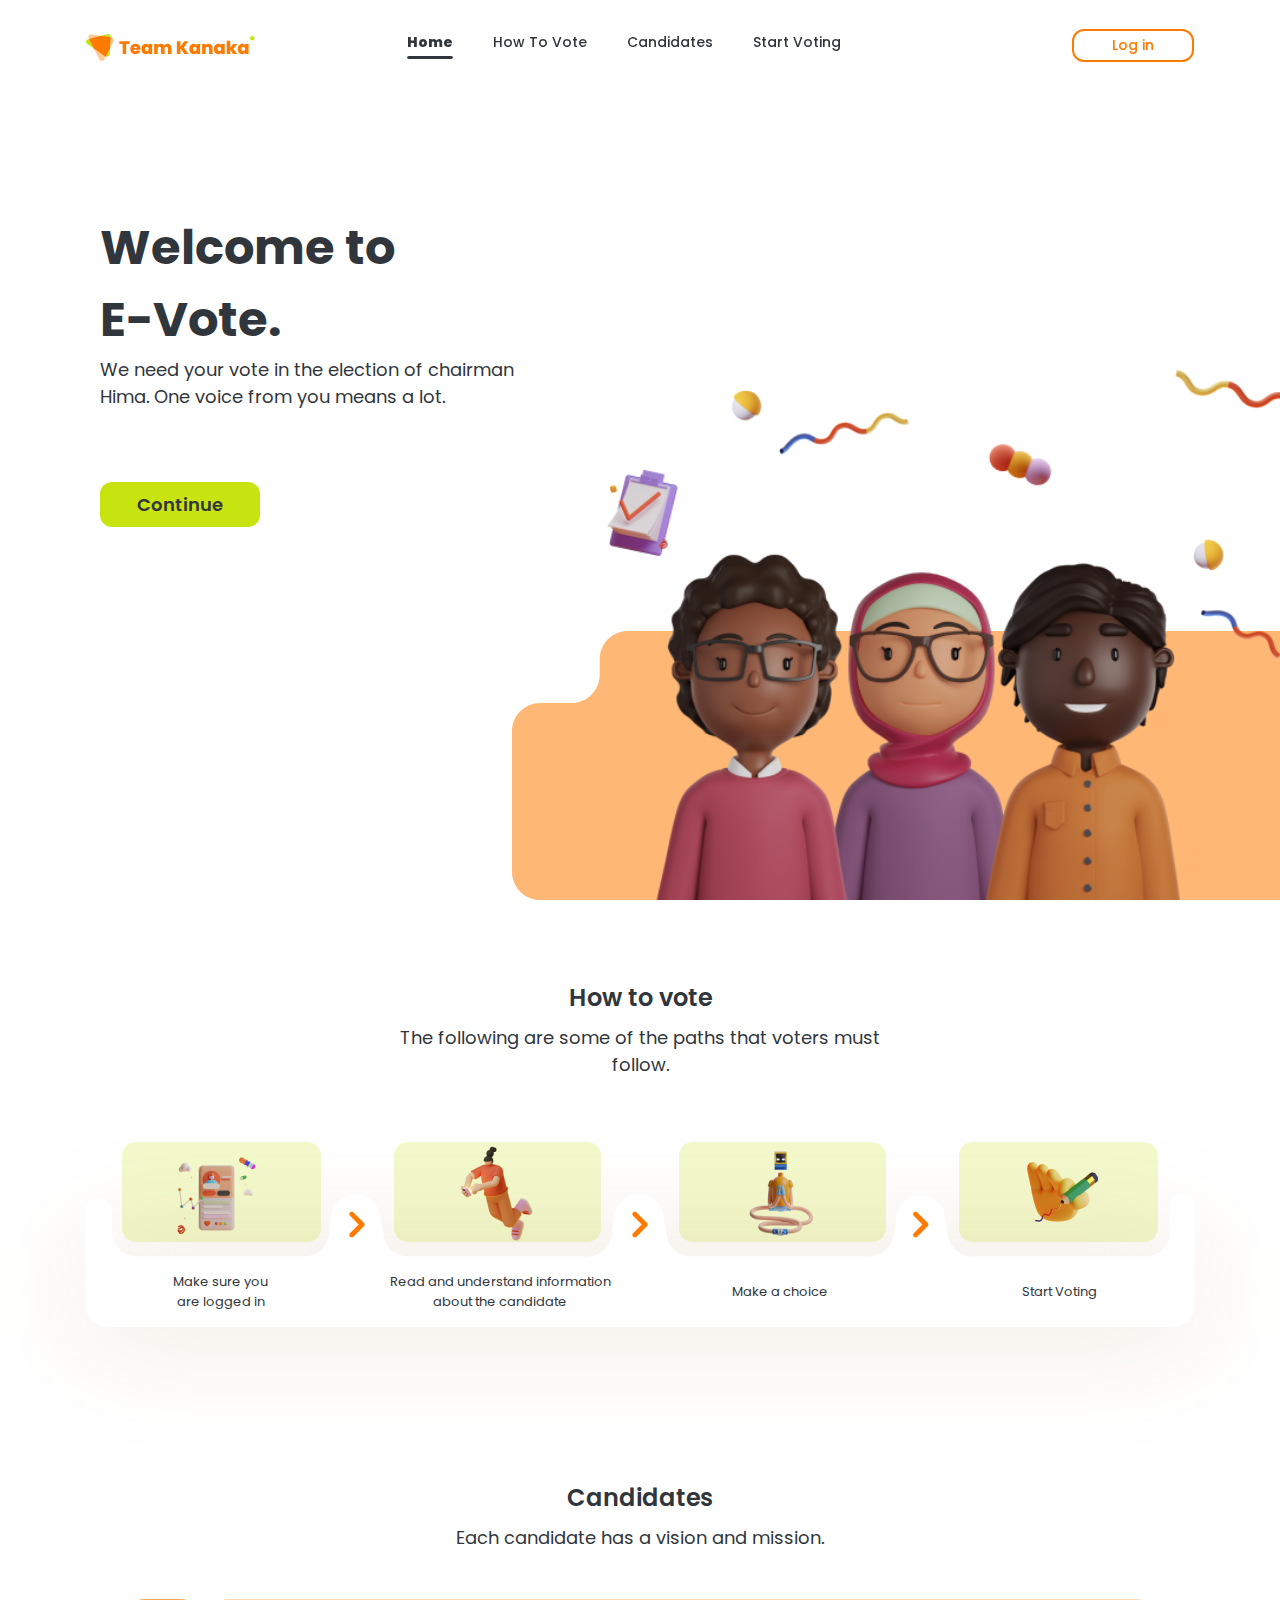
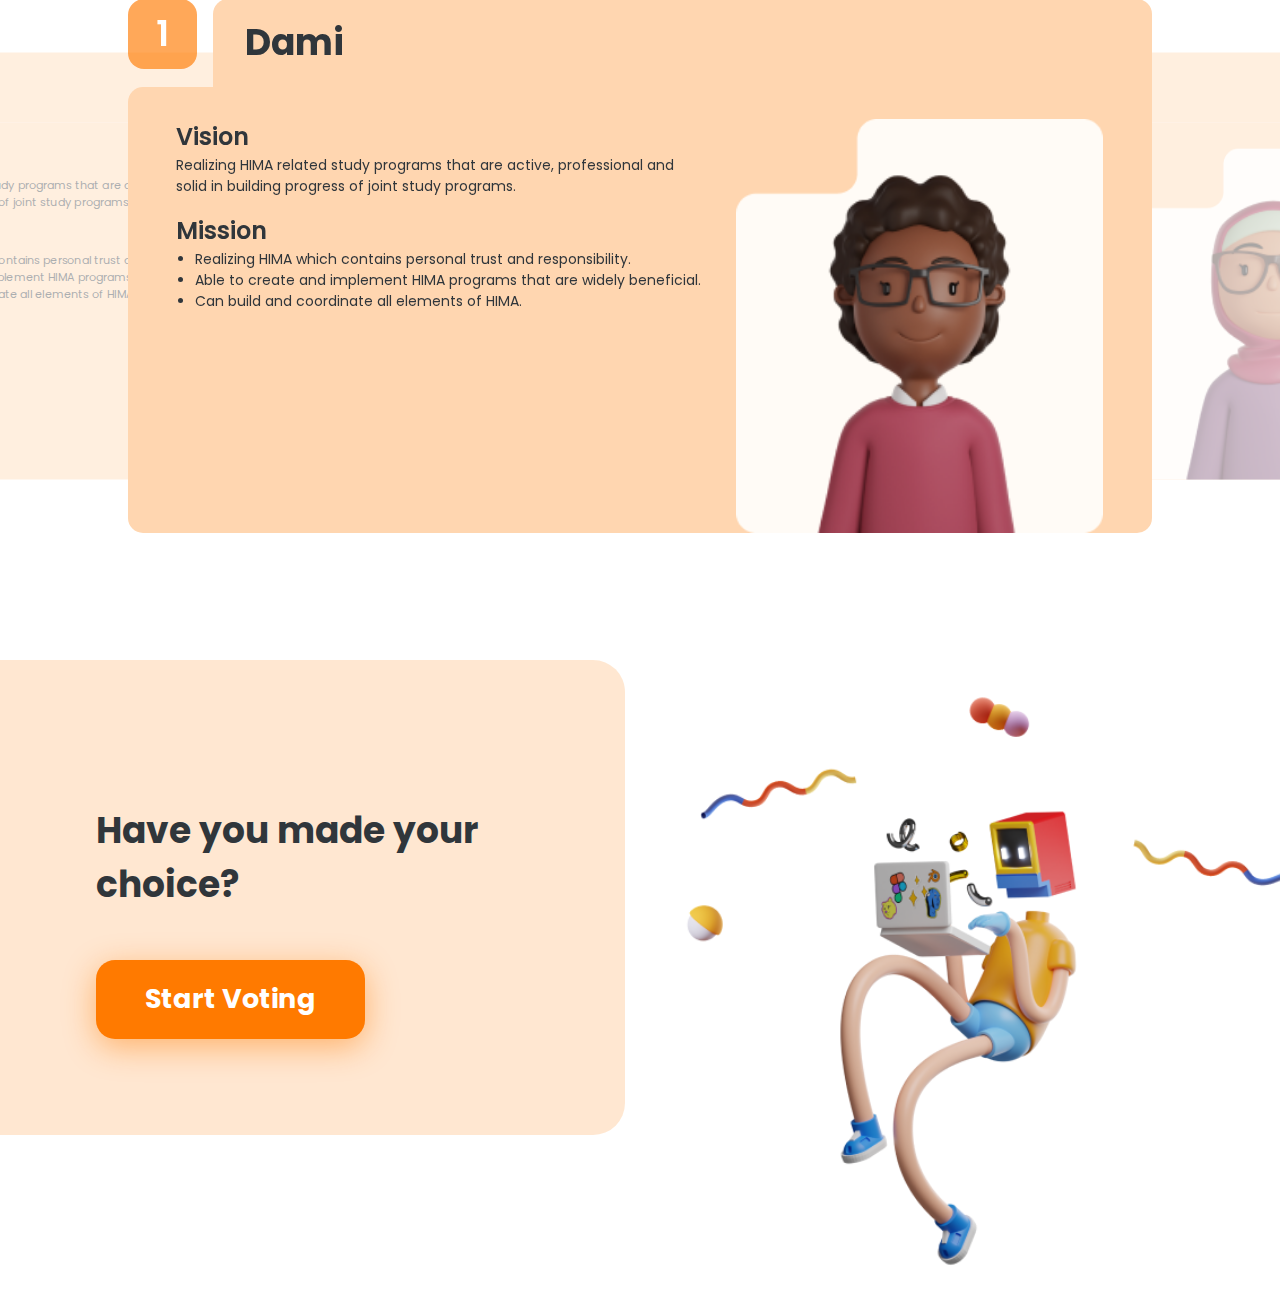
<file: index.html>
<!DOCTYPE html>
<html lang="en">

<head>
  <meta charset="UTF-8" />
  <meta name="viewport" content="width=device-width, initial-scale=1, shrink-to-fit=no" />
  <title>Kanaka E-Vote</title>
  <link rel="stylesheet" href="./assets/css/bootstrap.css" />
  <link rel="shortcut icon" type="image/x-icon" href="./favicon.ico">
  <link rel="stylesheet" href="./assets/css/mystyle.css">

  <link rel="preconnect" href="https://fonts.googleapis.com">
  <link rel="preconnect" href="https://fonts.gstatic.com" crossorigin>
  <link href="https://fonts.googleapis.com/css2?family=Poppins:wght@400;500;600;700;800&display=swap" rel="stylesheet">
</head>

<body data-spy="scroll" data-target=".navbar" data-offset="50">
  <nav class="navbar navbar-expand-lg navbar-light fixed-top">
    <div class="container" style="padding-left: 16px; padding-right: 16px">
      <a class="navbar-brand to-top" href="#"><img src="./assets/img/logo.svg" alt="" loading="lazy"
          id="img-navbar" /></a>
      <button class="navbar-toggler" type="button" data-toggle="collapse" data-target="#navbarSupportedContent"
        aria-controls="navbarSupportedContent" aria-expanded="false" aria-label="Toggle navigation">
        <span class="navbar-toggler-icon"></span>
      </button>

      <div class="collapse navbar-collapse" id="navbarSupportedContent">
        <ul class="navbar-nav mr-auto nav navbar-custom">
          <li class="nav-item active">
            <a class="nav-link" href="#home" onclick="">Home</a>
          </li>
          <li class="nav-item">
            <a class="nav-link" href="#howtovote">How To Vote</a>
          </li>

          <li class="nav-item">
            <a class="nav-link" href="#candidates">Candidates</a>
          </li>

          <li class="nav-item">
            <a class="nav-link" href="#startvoting">Start Voting</a>
          </li>
        </ul>
        <div class="my-2 my-lg-0 text-center">
          <a href="login.html">
            <button type="button" class="btn btn-outline-warning btn-sm custom-button-login">Log in</button>
          </a>
        </div>
      </div>
    </div>
  </nav>
  <main>
    <section id="home">

      <div class="container">
        <div class="row custom-container-header">
          <div class="col-md-5">

            <div class="title-header">
              Welcome to </br>E-Vote.
            </div>
            <div class="sub-title-header">
              We need your vote in the election of chairman Hima. One voice from you means a lot.
            </div>
            <button class="btn custom-button-continue" id="btn-continue">Continue</button>

          </div>
        </div>
        <img src="assets/img/bg-header.svg" alt="" class="bg-header">
        <img src="assets/img/il-header.png" alt="" class="il-header">
      </div>
    </section>
    <section id="howtovote">

      <div class="container">
        <div class="title-section">How to vote</div>
        <div class="sub-title-section">The following are some of the paths that voters must follow.</div>

        <div class="how-to-vote-wrapper">
          <div class="row fs-14">
            <div class="col-md-6 col-sm-12 py-3">
              <div class="item-how-to-wrapper">
                <div class="item-how-to">
                  <div class="number-item-how-to">1</div>
                  <img src="assets/img/il-item-1-how-to.png" alt="" srcset="">
                </div>
                <div class="content-how-to">
                  Make sure you are logged in
                </div>
              </div>

            </div>
            <div class="col-md-6 col-sm-12 py-3">
              <div class="item-how-to-wrapper">
                <div class="item-how-to">
                  <div class="number-item-how-to">2</div>
                  <img src="assets/img/il-item-2-how-to.png" alt="" srcset="">
                </div>
                <div class="content-how-to">
                  Read and understand information about the candidate
                </div>
              </div>
            </div>

            <div class="col-md-6 col-sm-12 py-3">
              <div class="item-how-to-wrapper">
                <div class="item-how-to">
                  <div class="number-item-how-to">3</div>
                  <img src="assets/img/il-item-3-how-to.png" alt="" srcset="">
                </div>
                <div class="content-how-to">
                  Make a choice
                </div>
              </div>
            </div>
            <div class="col-md-6 col-sm-12 py-3">
              <div class="item-how-to-wrapper">
                <div class="item-how-to">
                  <div class="number-item-how-to">4</div>
                  <img src="assets/img/il-item-4-how-to.png" alt="" srcset="">
                </div>
                <div class="content-how-to">
                  Start Voting
                </div>
              </div>
            </div>
          </div>
        </div>

        <div class="how-to-vote-wrapper-min-1200">
          <div class="row how-to-vote-wrapper-min-1200-row">
            <div class="col-3">
              <div class="item-how-to item-how-to-min-1200-0">
                <img src="assets/img/il-item-1-how-to.png" alt="" srcset="">
              </div>
            </div>
            <div class="col-3">
              <div class="item-how-to item-how-to-min-1200-1">
                <img src="assets/img/il-item-2-how-to.png" alt="" srcset="">
              </div>
            </div>

            <div class="col-3">
              <div class="item-how-to item-how-to-min-1200-2">
                <img src="assets/img/il-item-3-how-to.png" alt="" srcset="">
              </div>
            </div>
            <div class="col-3">
              <div class="item-how-to item-how-to-min-1200-3">
                <img src="assets/img/il-item-4-how-to.png" alt="" srcset="">
              </div>
            </div>
          </div>
          <div class="shadow-how-to-min-1200"></div>
          <img class="bg-how-to-min-1200" src="assets/img/bg-how-to-vote.svg" alt="" srcset="">
          <div class="row content-how-to-min-1200-wrapper">
            <div class="col-3 content-how-to-min-1200">Make sure
              you<br>are logged in
            </div>
            <div class="col-3 content-how-to-min-1200">Read and
              understand information
              about the candidate</div>
            <div class="col-3 content-how-to-min-1200">Make a choice
            </div>
            <div class="col-3 content-how-to-min-1200">Start Voting</div>
          </div>
        </div>
      </div>
    </section>
    <section id="candidates">
      <div class="container">
        <div class="title-section">Candidates</div>
        <div class="sub-title-section">Each candidate has a vision and mission.</div>

      </div>
      <div class="container-candidates">
        <input type="radio" name="slider" id="item-1" checked>
        <input type="radio" name="slider" id="item-2">
        <input type="radio" name="slider" id="item-3">
        <div class="cards-candidates" id="cardCandidates">
          <label class="card-candidates" for="item-1" id="song-1">
            <div class="header-candidates">
              <div class="item-counter-candidates">1</div>
              <div class="bg-header-candidates">
                Dami</div>
            </div>
            <div class="content-candidates px-4 px-md-5">
              <div class="row">
                <div class="col-md-7 col-sm-12 order-sm-2 order-md-1 order-2 content-candidates-left mb-md-0 mb-3">
                  <div class="title-vision-mision">Vision
                  </div>
                  <p class="content-vision-mision">
                    Realizing HIMA related study programs that are active, professional and solid in building progress
                    of joint study programs.
                  </p>
                  <div class="title-vision-mision">Mission
                  </div>
                  <div class="content-vision-mision">
                    <ul style="padding-inline-start: 19px;">
                      <li>Realizing HIMA which contains personal trust and responsibility.</li>
                      <li>Able to create and implement HIMA programs that are widely beneficial.</li>
                      <li>Can build and coordinate all elements of HIMA.</li>
                    </ul>
                  </div>
                </div>
                <div class="col-md-5 col-sm-12 order-sm-1 order-md-2 order-1 mb-md-0 mb-4">
                  <img src="assets/img/ph-candidates-1.png" alt="" class="img img-person-candidates">
                </div>
              </div>
            </div>
          </label>
          <label class="card-candidates" for="item-2" id="song-2">
            <div class="header-candidates">
              <div class="item-counter-candidates">2</div>
              <div class="bg-header-candidates">
                Mengkreng</div>
            </div>
            <div class="content-candidates px-4 px-md-5">
              <div class="row">
                <div class="col-md-7 col-sm-12 order-sm-2 order-md-1 order-2 content-candidates-left mb-md-0 mb-3">
                  <div class="title-vision-mision">Vision
                  </div>
                  <p class="content-vision-mision">
                    Realizing HIMA related study programs that are active, professional and solid in building progress
                    of joint study programs.
                  </p>
                  <div class="title-vision-mision">Mission
                  </div>
                  <div class="content-vision-mision">
                    <ul style="padding-inline-start: 19px;">
                      <li>Realizing HIMA which contains personal trust and responsibility.</li>
                      <li>Able to create and implement HIMA programs that are widely beneficial.</li>
                      <li>Can build and coordinate all elements of HIMA.</li>
                    </ul>
                  </div>
                </div>
                <div class="col-md-5 col-sm-12 order-sm-1 order-md-2 order-1 mb-md-0 mb-4 content-candidates-right">
                  <img src="assets/img/ph-candidates-2.png" alt="" class="img img-person-candidates">
                </div>
              </div>
            </div>
          </label>
          <label class="card-candidates" for="item-3" id="song-3">
            <div class="header-candidates" style="display: flex;">
              <div class="item-counter-candidates">3</div>
              <div class="bg-header-candidates">
                Jiji</div>
            </div>
            <div class="content-candidates px-4 px-md-5">
              <div class="row">
                <div class="col-md-7 col-sm-12 order-sm-2 order-md-1 order-2 content-candidates-left mb-md-0 mb-3">
                  <div class="title-vision-mision">Vision
                  </div>
                  <p class="content-vision-mision">
                    Realizing HIMA related study programs that are active, professional and solid in building progress
                    of joint study programs.
                  </p>
                  <div class="title-vision-mision">Mission
                  </div>
                  <div class="content-vision-mision">
                    <ul style="padding-inline-start: 19px;">
                      <li>Realizing HIMA which contains personal trust and responsibility.</li>
                      <li>Able to create and implement HIMA programs that are widely beneficial.</li>
                      <li>Can build and coordinate all elements of HIMA.</li>
                    </ul>
                  </div>
                </div>
                <div class="col-md-5 col-sm-12 order-sm-1 order-md-2 order-1 mb-md-0 mb-4">
                  <img src="assets/img/ph-candidates-3.png" alt="" class="img img-person-candidates">
                </div>
              </div>
            </div>
          </label>
        </div>

      </div>
    </section>
    <section id="startvoting">
      <div class="row">
        <div class="col-sm-12 col-md-6">

          <div class="pt-5 px-5 pb-5 bg-start-voting">
            <div class="mt-md-5 mx-md-5 pt-md-5 title-start-voting">Have you made your
              choice?</div>
              <a href="login.html">
                <button class="btn btn-start-voting mt-5 mx-md-5 mb-md-5">Start Voting</button>
              </a>
          </div>
        </div>
        <div class="col-sm-12 col-md-6">
          <img src="assets/img/il-start-voting.png" alt="" class="img img-fluid w-100 d-none d-md-block">
        </div>
      </div>
    </section>

  </main>
  <script src="https://code.jquery.com/jquery-3.5.1.min.js"></script>
  <script src="./assets/js/bootstrap.js"></script>
  <script src="./assets/js/myscript.js"></script>
</body>

</html>
</file>
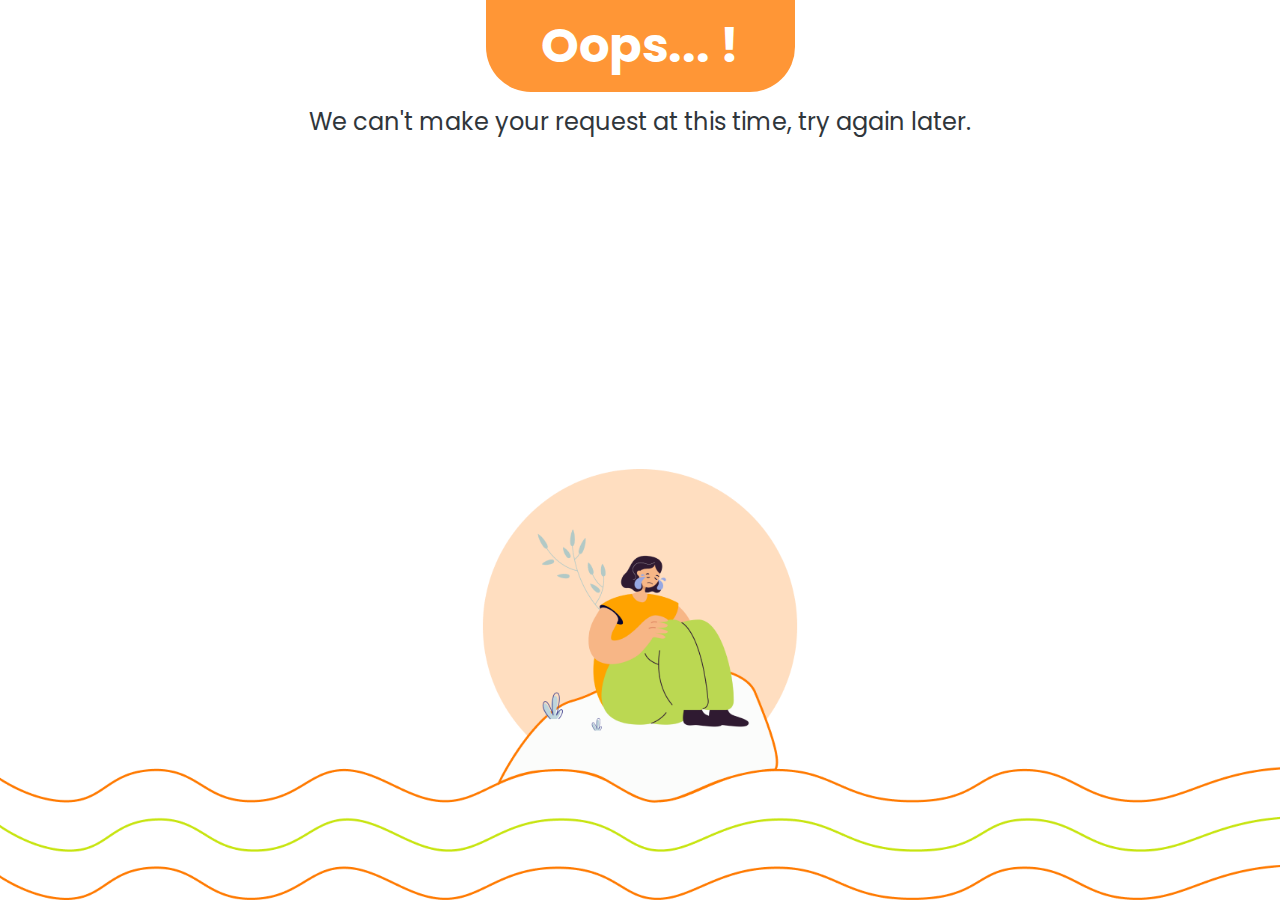
<file: failure.html>
<!DOCTYPE html>
<html lang="en">

<head>
  <meta charset="UTF-8" />
  <meta name="viewport" content="width=device-width, initial-scale=1, shrink-to-fit=no" />
  <title>Kanaka E-Vote</title>
  <link rel="stylesheet" href="./assets/css/bootstrap.css" />
  <link rel="shortcut icon" type="image/x-icon" href="./favicon.ico">
  <link rel="stylesheet" href="./assets/css/failure.css">

  <link rel="preconnect" href="https://fonts.googleapis.com">
  <link rel="preconnect" href="https://fonts.gstatic.com" crossorigin>
  <link href="https://fonts.googleapis.com/css2?family=Poppins:wght@400;500;600;700;800&display=swap" rel="stylesheet">
</head>

<body style="background-image: url(assets/img/bg-failure.png);
background-position: bottom;
background-repeat: no-repeat;
background-size: contain;">
  <div class="container text-center">
    <div class="text-center title" >Oops... !</div>
    <div class="text-center subtitle">We can't make your request at this time, try again later.
    </div>
  </div>
</body>

</html>
</file>
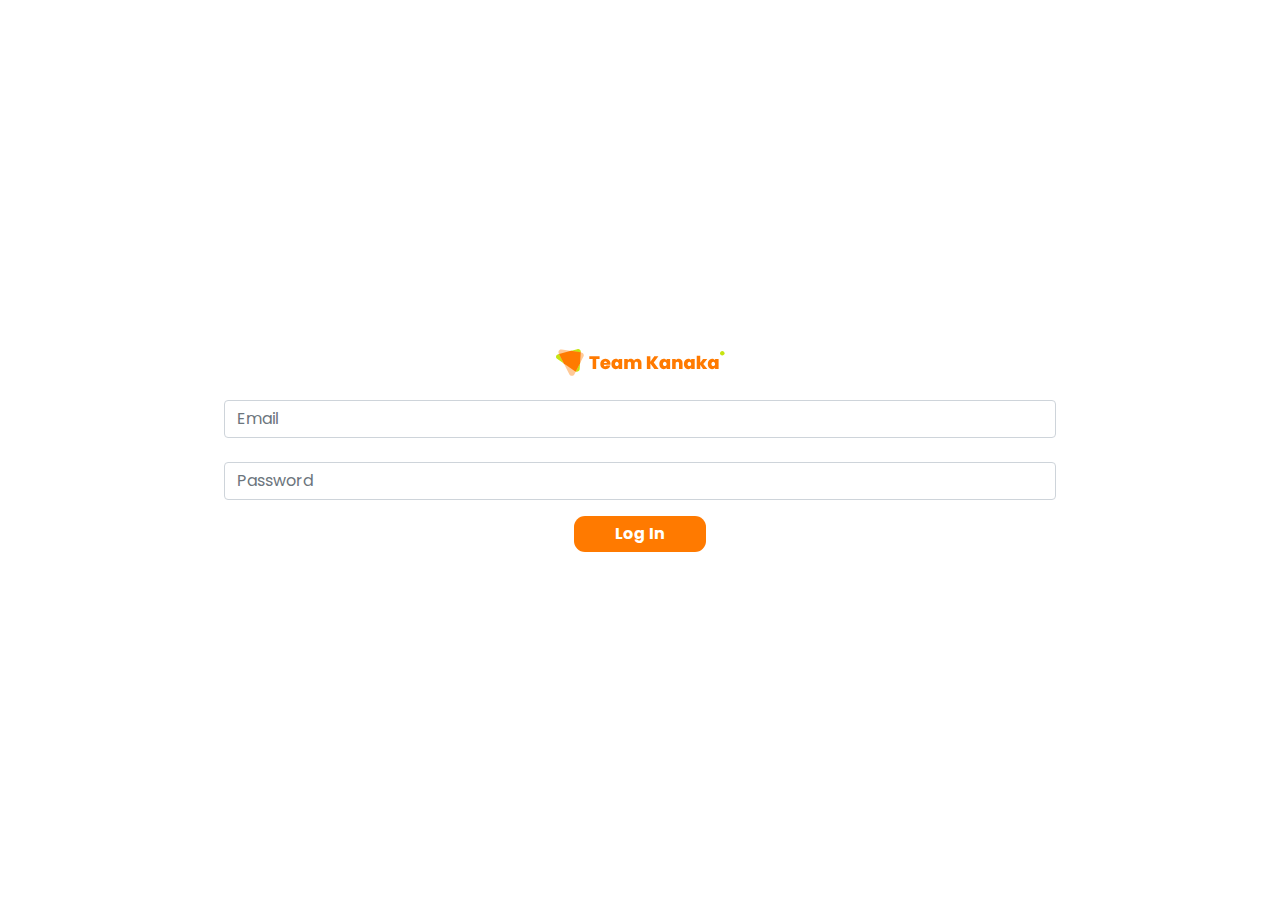
<file: login.html>
<!DOCTYPE html>
<html lang="en">

<head>
  <meta charset="UTF-8" />
  <meta name="viewport" content="width=device-width, initial-scale=1, shrink-to-fit=no" />
  <title>Kanaka E-Vote</title>
  <link rel="stylesheet" href="./assets/css/bootstrap.css" />
  <link rel="shortcut icon" type="image/x-icon" href="./favicon.ico">
  <link rel="stylesheet" href="./assets/css/login.css">

  <link rel="preconnect" href="https://fonts.googleapis.com">
  <link rel="preconnect" href="https://fonts.gstatic.com" crossorigin>
  <link href="https://fonts.googleapis.com/css2?family=Poppins:wght@400;500;600;700;800&display=swap" rel="stylesheet">
</head>

<body class="d-flex">
  <div class="container text-center">
    <img src="assets/img/logo.svg" alt="" class="img img-fluid">
    <input type="email" class="form-control w-75 mx-auto mt-4" placeholder="Email">
    <input type="password" class="form-control w-75 mx-auto mt-4" placeholder="Password">
    <a href="startvoting.html">
      <button class="btn custom-button mt-3">Log In</button>
    </a>
  </div>
</body>

</html>
</file>
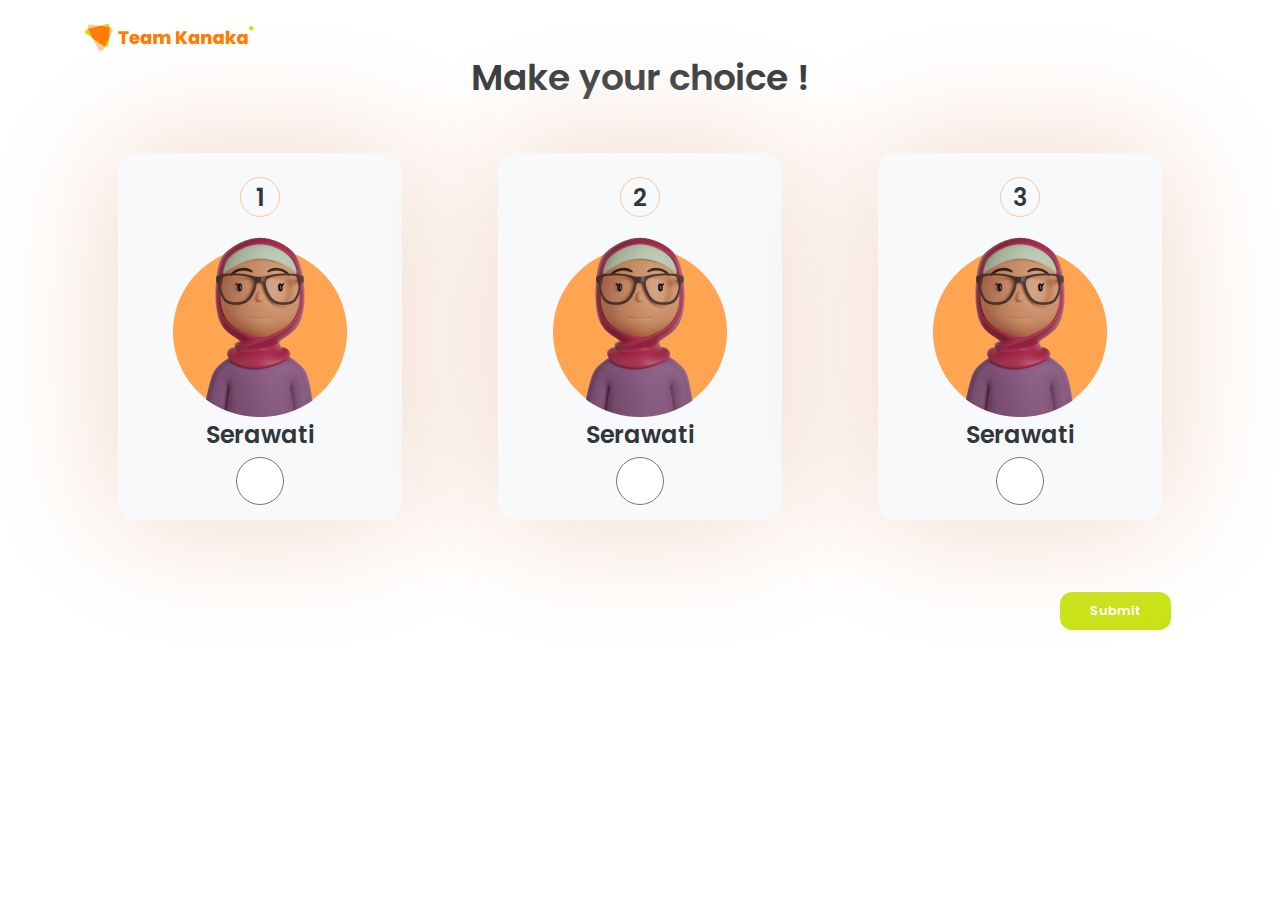
<file: startvoting.html>
<!DOCTYPE html>
<html lang="en">

<head>
  <meta charset="UTF-8" />
  <meta name="viewport" content="width=device-width, initial-scale=1, shrink-to-fit=no" />
  <title>Kanaka E-Vote</title>
  <link rel="stylesheet" href="./assets/css/bootstrap.css" />
  <link rel="shortcut icon" type="image/x-icon" href="./favicon.ico">
  <link rel="stylesheet" href="./assets/css/startvoting.css">

  <link rel="preconnect" href="https://fonts.googleapis.com">
  <link rel="preconnect" href="https://fonts.gstatic.com" crossorigin>
  <link href="https://fonts.googleapis.com/css2?family=Poppins:wght@400;500;600;700;800&display=swap" rel="stylesheet">
</head>

<body style="min-height: 100vh;">
  <div class="container">
    <img src="assets/img/logo.svg" alt="" class="img img-fluid mt-4">
    <div class="text-center mt-3 mt-md-0 title-start-voting">Make your choice !</div>
    <div class="row mt-3 mt-md-5">
      <div class="col-12 col-md-4 px-5 mb-3" for="candidate-1">
        <label class="bg-light pt-4 px-4 pb-2  text-center w-100 wrapper-candidate">
          <div class="candidate-number">
            1
          </div>
          <img src="assets/img/candidate-1.png" class="img img-fluid mt-3">
          <div class="candidate-name">Serawati</div>
          <input type="radio" name="candidate" id="candidate-1" class="mt-1">
        </label>
      </div>
      <div class="col-12 col-md-4 px-5 mb-3" for="candidate-2">
        <label class="bg-light pt-4 px-4 pb-2  text-center w-100 wrapper-candidate">
          <div class="candidate-number">
            2
          </div>
          <img src="assets/img/candidate-1.png" class="img img-fluid mt-3">
          <div class="candidate-name">Serawati</div>
          <input type="radio" name="candidate" id="candidate-2" class="mt-1">
        </label>
      </div>
      <div class="col-12 col-md-4 px-5 mb-3" for="candidate-3">
        <label class="bg-light pt-4 px-4 pb-2  text-center w-100 wrapper-candidate">
          <div class="candidate-number">
            3
          </div>
          <img src="assets/img/candidate-1.png" class="img img-fluid mt-3">
          <div class="candidate-name">Serawati</div>
          <input type="radio" name="candidate" id="candidate-3" class="mt-1">
        </label>
      </div>
    </div>
    <div class="text-right px-4 mb-5">
      <a href="success.html">
        <button class="btn text-right mt-5"
          style="background-color: #C7E410; color: white; border-radius: 12px; font-weight: 600; font-size: 13px; padding:8px 29px">Submit</button>

      </a>
    </div>
  </div>
</body>

</html>
</file>
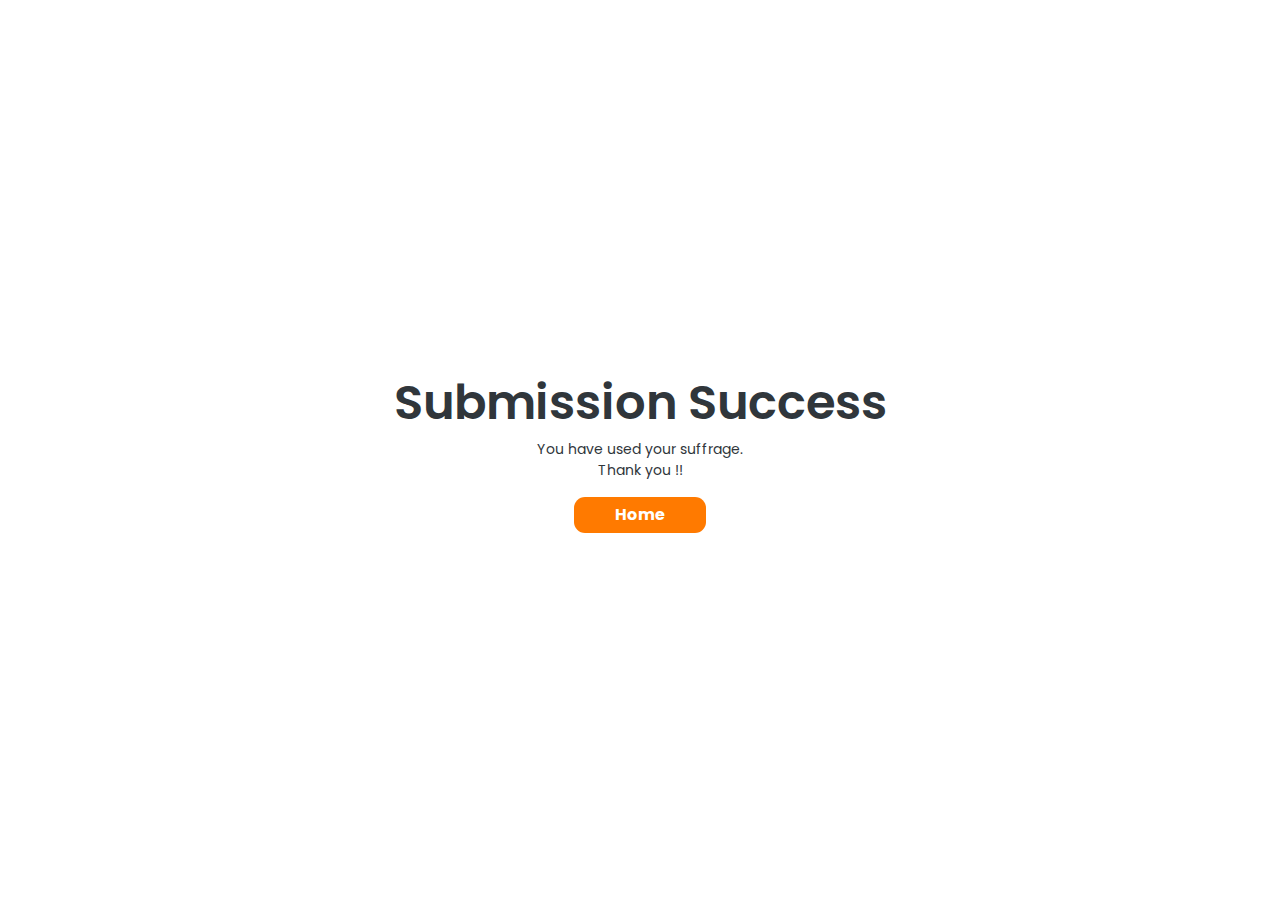
<file: success.html>
<!DOCTYPE html>
<html lang="en">

<head>
  <meta charset="UTF-8" />
  <meta name="viewport" content="width=device-width, initial-scale=1, shrink-to-fit=no" />
  <title>Kanaka E-Vote</title>
  <link rel="stylesheet" href="./assets/css/bootstrap.css" />
  <link rel="shortcut icon" type="image/x-icon" href="./favicon.ico">
  <link rel="stylesheet" href="./assets/css/success.css">

  <link rel="preconnect" href="https://fonts.googleapis.com">
  <link rel="preconnect" href="https://fonts.gstatic.com" crossorigin>
  <link href="https://fonts.googleapis.com/css2?family=Poppins:wght@400;500;600;700;800&display=swap" rel="stylesheet">
</head>

<body class="d-flex">
  <div class="container text-center">
    <div class="text-center title" >Submission Success</div>
    <div class="text-center subtitle">You have used your suffrage. <br>
      Thank you !!
    </div>
    <button class="btn custom-button mt-3">Home</button>
  </div>
  <script src="https://code.jquery.com/jquery-3.5.1.min.js"></script>
  <script src="./assets/js/bootstrap.js"></script>
  <script src="./assets/js/myscript.js"></script>
</body>

</html>
</file>
<file: assets/css/mystyle.css>
html, body {
  font-family: 'Poppins', sans-serif;
  color: #30363B;
  overflow-x: hidden;
}

#home {
  padding-top: 92px;
  min-height: 100vh
}

#howtovote {
  padding-top: 80px;
  padding-bottom: 75px;
  position: relative;
}

#candidates {
  padding-top: 80px;
  padding-bottom: 75px;
  position: relative;
}

#startvoting {
  padding-top: 32px;
  position: relative;
}

footer {
  background-color: #323232;
  overflow: auto;
}

hr {
  border: none;
  height: 0.5px;
  background: white;
}

.navbar-custom {
  margin-left: 116px;
}

.navbar {
  padding-top: 24px !important;
  padding-bottom: 24px !important;
  background-color: transparent;
  transition: all 500ms linear;
}

.navbar-brand {
  padding: 0;
  margin-left: 0px;
  transition: all 500ms linear;
}

.nav-item {
  margin-left: 12px;
  margin-right: 12px;
  margin-bottom: 8px;
}

.nav-link {
  font-size: 14px;
  padding-bottom: 0px;
  color: #30363B !important;
  font-weight: 500;
}

.nav-item.active>.nav-link {
  font-weight: 800;
}

.nav-item.active:after {
  content: "";
  width: calc(100% - 16px);
  height: 3px;
  bottom: 0;
  display: block;
  margin: 0 auto;
  border-radius: 3px;
  background-color: #30363B;
  border: 1px solid #30363B;
  margin-top: 3px;
}

.navbar-dark .navbar-nav .nav-item.active:after {
  content: "";
  width: 45%;
  height: 1px;
  bottom: 0;
  display: block;
  margin: 0 auto;
  border-bottom: 2px solid white;
}

.navbar-dark .navbar-brand {
  padding: 0;
  padding-top: 12px;
  padding-bottom: 12px;
  margin-left: 0px;
  transition: all 500ms linear;
}

.custom-button-login {
  color: #FF7A00;
  border-color: #FF7A00;
  border-width: 2px;
  border-radius: 12px;
  padding: 4px 38px;
  font-weight: 500;
  font-size: 14px;
}

.content-header {
  max-width: 358px;
  color: black;
  margin-top: 28px;
  margin-bottom: 24px;
}

.custom-container-header {
  margin-top: 120px;
  margin-left: 0px;
}

.scrolled {
  box-shadow: 0px 0px 16px #e5e5e5;
}

.title-header {
  font-weight: 700;
  font-size: 48px;
  line-height: 72px;
}

.sub-title-header {
  font-weight: 400;
  font-size: 18px;
  line-height: 27px;
}

.bg-header {
  position: absolute;
  bottom: 0;
  right: 0;
  width: calc(100vw * 0.6);
  z-index: -1;
}

.il-header {
  position: absolute;
  bottom: 0;
  right: 0;
  width: 55%;
  z-index: -1;
}

.title-section {
  font-weight: 600;
  font-size: 24px;
  line-height: 36px;
  text-align: center;
}

.fs-14 {
  font-size: 14px;
}

.sub-title-section {
  font-weight: 400;
  font-size: 18px;
  line-height: 27px;
  text-align: center;
  margin: 0 auto;
  margin-top: 8px;
  max-width: 504px;
}

.custom-button-continue {
  background: #C7E410;
  border-radius: 12px;
  color: #30363B;
  font-weight: 600;
  font-size: 18px;
  line-height: 27px;
  padding: 8px 36px;
  margin-top: 72px;
}

.how-to-vote-wrapper-min-1200 {
  display: block;
}

.how-to-vote-wrapper {
  display: none;
  position: relative;
  margin-top: 64px;
}

.item-how-to-wrapper {
  background: white;
  box-shadow: 0px 8px 16px #ececec;
  border-radius: 16px;
}

.item-how-to {
  background: rgba(199, 228, 16, 0.21);
  border-radius: 14px;
  text-align: center;
}

.number-item-how-to {
  position: absolute;
  background: orange;
  padding: 8px 16px;
  border-radius: 16px 0px;
  font-weight: 600;
  color: white;
}

.how-to-vote-wrapper-min-1200 {
  position: relative;
  margin-top: 64px;
}

.how-to-vote-wrapper-min-1200-row {
  margin-left: 2%;
  margin-right: 2%;
}

.shadow-how-to-min-1200 {
  background: rgba(146, 70, 0, 0.12);
  filter: blur(56px);
  position: absolute;
  width: 100%;
  height: 97px;
}

.bg-how-to-min-1200 {
  width: 100%;
  margin-top: -48px;
  position: relative;
}

.content-how-to-min-1200-wrapper {
  margin-top: -6.2%;
  text-align: center;
  font-size: 13px;
  padding-left: 1%;
  padding-right: 1%;
}

.content-how-to {
  text-align: center;
  padding: 16px;
  font-size: 14px;
  min-height: 74px;
  align-content: center;
  display: grid;
}

.content-how-to-min-1200 {
  align-content: center;
  display: grid;
  height: calc(100vw / 19);
}

.item-how-to-min-1200-0 {
  margin-right: 16%;
}

.item-how-to-min-1200-1 {
  margin-left: 2.4%;
  margin-right: 10%;
}

.item-how-to-min-1200-2 {
  margin-right: 2.4%;
  margin-left: 10%;
}

.item-how-to-min-1200-3 {
  margin-left: 16%;
}

input[type=radio] {
  display: none;
}

.header-candidates {
  display: flex;
}

.item-counter-candidates {
  background: rgba(255, 122, 0, 0.65);
  font-weight: 600;
  font-size: 36px;
  color: white;
  padding: 8px 28px;
  height: fit-content;
  border-radius: 16px;
}

.bg-header-candidates {
  width: 100%;
  height: 88px;
  background: #FFD6B0;
  border-radius: 15px 15px 0px 0px;
  margin-left: 16px;
  font-weight: 700;
  font-size: 36px;
  color: #30363B;
  display: flex;
  align-items: center;
  padding-left: 32px;
}

.content-candidates {
  background: #FFD6B0;
  border-radius: 15px 0px 15px 15px;
  padding-top: 32px;
}

.title-vision-mision {
  color: #30363B;
  font-weight: 600;
  font-size: 24px;
}

.content-vision-mision {
  font-weight: 400;
  color: #30363B;
  font-size: 14px;
}

.img-person-candidates {
  background-image: url("/assets/img/bg-candidates.png");
  padding-top: 48px;
  background-repeat: no-repeat;
  background-position: bottom;
  width: 100%;
  background-size: contain;
  bottom: 0;
}

.img-candidates {
  width: 100%;
  height: 100%;
  border-radius: 10px;
  object-fit: cover;
}

.card-candidates {
  position: absolute;
  width: 80%;
  left: 0;
  right: 0;
  margin: auto;
  transition: transform 0.4s ease;
  cursor: pointer;
}

.container-candidates {
  width: 100%;
  height: 100%;
  transform-style: preserve-3d;
  display: flex;
  justify-content: center;
  flex-direction: column;
  align-items: center;
  margin-top: 48px;
}

.cards-candidates {
  position: relative;
  width: 100%;
  height: 100%;
  margin-bottom: 20px;
}

#item-1:checked~.cards-candidates #song-3, #item-2:checked~.cards-candidates #song-1, #item-3:checked~.cards-candidates #song-2 {
  transform: translatex(-40%) scale(0.8);
  opacity: 0.4;
  z-index: 0;
}

#item-1:checked~.cards-candidates #song-2, #item-2:checked~.cards-candidates #song-3, #item-3:checked~.cards-candidates #song-1 {
  transform: translatex(40%) scale(0.8);
  opacity: 0.4;
  z-index: 0;
}

#item-1:checked~.cards-candidates #song-1, #item-2:checked~.cards-candidates #song-2, #item-3:checked~.cards-candidates #song-3 {
  transform: translatex(0) scale(1);
  opacity: 1;
  z-index: 1;
}

#item-1:checked~.cards-candidates #song-1 .img-candidates, #item-2:checked~.cards-candidates #song-2 .img-candidates, #item-3:checked~.cards #song-3 .img-candidates {
  box-shadow: 0px 0px 5px 0px rgba(81, 81, 81, 0.47);
}

#item-2:checked~.player #test {
  transform: translateY(0);
}

#item-2:checked~.player #test {
  transform: translateY(-40px);
}

#item-3:checked~.player #test {
  transform: translateY(-80px);
}

.btn-start-voting {
  font-size: 27px;
  font-weight: 700;
  background: #FF7A00;
  border-radius: 19px;
  padding: 18px 48px;
  color: white;
  box-shadow: 0px 8px 32px #ff7b007c;
}

.btn-start-voting:hover {
  font-size: 27px;
  font-weight: 700;
  background: #FF7A00;
  border-radius: 19px;
  padding: 18px 48px;
  color: white;
}

.title-start-voting {
  font-weight: 700;
  font-size: 36px;
  color: #30363B;
}

.bg-start-voting {
  background-position: right;
  background-image: url("/assets/img/bg-start-voting.svg");
  background-size: cover;
  border-top-right-radius: 32px;
  border-bottom-right-radius: 32px;
}

@media only screen and (max-width: 992px) {
  .nav-link {
    text-align: center;
  }
  .nav-item.active:after {
    content: "";
    width: 32px;
    height: 1px;
    bottom: 0;
    display: block;
    margin: 0 auto;
    border-bottom: 2px solid black;
  }
  .navbar-custom {
    margin-left: 0px;
  }
}

@media only screen and (max-width: 1198px) {
  .how-to-vote-wrapper-min-1200 {
    display: none;
  }
  .how-to-vote-wrapper {
    display: block;
  }
}

@media screen and (max-width: 765px) {
  .btn-start-voting {
    font-size: 20px;
    font-weight: 700;
    background: #FF7A00;
    border-radius: 19px;
    padding: 12px 32px;
    color: white;
  }
  .btn-start-voting:hover {
    font-size: 20px;
    font-weight: 700;
    background: #FF7A00;
    border-radius: 19px;
    padding: 12px 32px;
    color: white;
  }
  .item-counter-candidates {
    font-size: 24px;
    padding: 8px 20px;
  }
  .bg-header-candidates {
    height: 64px;
    margin-left: 12px;
    font-weight: 700;
    font-size: 20px;
    padding-left: 25px;
  }
}

@media screen and (max-width: 960px) {
  .nav-link {
    text-align: center;
  }
  .nav-item {
    margin-top: 4px;
    margin-bottom: 4px;
  }
}

@media screen and (max-width: 487px) {
  .title-start-voting {
    font-weight: 700;
    font-size: 24px;
    color: #30363B;
  }
  .item-counter-candidates {
    font-size: 20px;
    padding: 8px 18px;
  }
  .bg-header-candidates {
    height: 58px;
    margin-left: 12px;
    font-weight: 700;
    font-size: 16px;
    padding-left: 25px;
  }
}

/* candidates */
</file>
<file: assets/css/failure.css>
html, body {
    font-family: 'Poppins', sans-serif;
    color: #30363B;
    overflow-x: hidden;
    min-height: 100vh;
}

.title {
    font-weight: 700;
    font-size: 48px;
    color: white;
    background: #FF7A00C9;
    width: fit-content;
    margin: 0 auto;
    padding: 10px 55px;
    border-radius: 0px 0px 45px 45px;
}

.subtitle {
    font-size: 24px;
    margin-top: 12px;
}

.custom-button {
    background-color: #FF7A00;
    color: white;
    border-radius: 11px;
    font-weight: 700;
    padding: 5px 40px
}
</file>
<file: assets/css/login.css>
html, body {
    font-family: 'Poppins', sans-serif;
    color: #30363B;
    overflow-x: hidden;
    min-height: 100vh;
    align-items: center;
}

.title {
    font-weight: 600;
    font-size: 48px;
}

.subtitle {
    font-size: 14px;
}

.custom-button {
    background-color: #FF7A00;
    color: white;
    border-radius: 11px;
    font-weight: 700;
    padding: 5px 40px
}
</file>
<file: assets/css/startvoting.css>
html, body {
    font-family: 'Poppins', sans-serif;
    color: #30363B;
    overflow-x: hidden;
  }
  

input[type="radio"] {
    width: 48px;
    height: 48px;
}

.wrapper-candidate {
    border-radius: 18px;
    box-shadow: 0px 0px 132px #f1d5c5;
    cursor: pointer;
    transition: ease 0.5s;
}

.wrapper-candidate:hover {
    transform: scale(1.05);
    transition: ease 0.5s;
}

.title-start-voting {
    font-weight: 600;
    font-size: 36px;
}

.candidate-number {
    width: 40px;
    height: 40px;
    border: 1px solid rgba(255, 122, 0, 0.37);
    margin: 0 auto;
    border-radius: 20px;
    font-weight: 600;
    font-size: 24px;
    padding-top: 2px;
}

.candidate-name {
    font-weight: 600;
    font-size: 24px;
}
</file>
<file: assets/css/success.css>
html, body {
    font-family: 'Poppins', sans-serif;
    color: #30363B;
    overflow-x: hidden;
    min-height: 100vh;
    align-items: center;
}

.title {
    font-weight: 600;
    font-size: 48px;
}

.subtitle {
    font-size: 14px;
}

.custom-button {
    background-color: #FF7A00;
    color: white;
    border-radius: 11px;
    font-weight: 700;
    padding: 5px 40px
}
</file>
